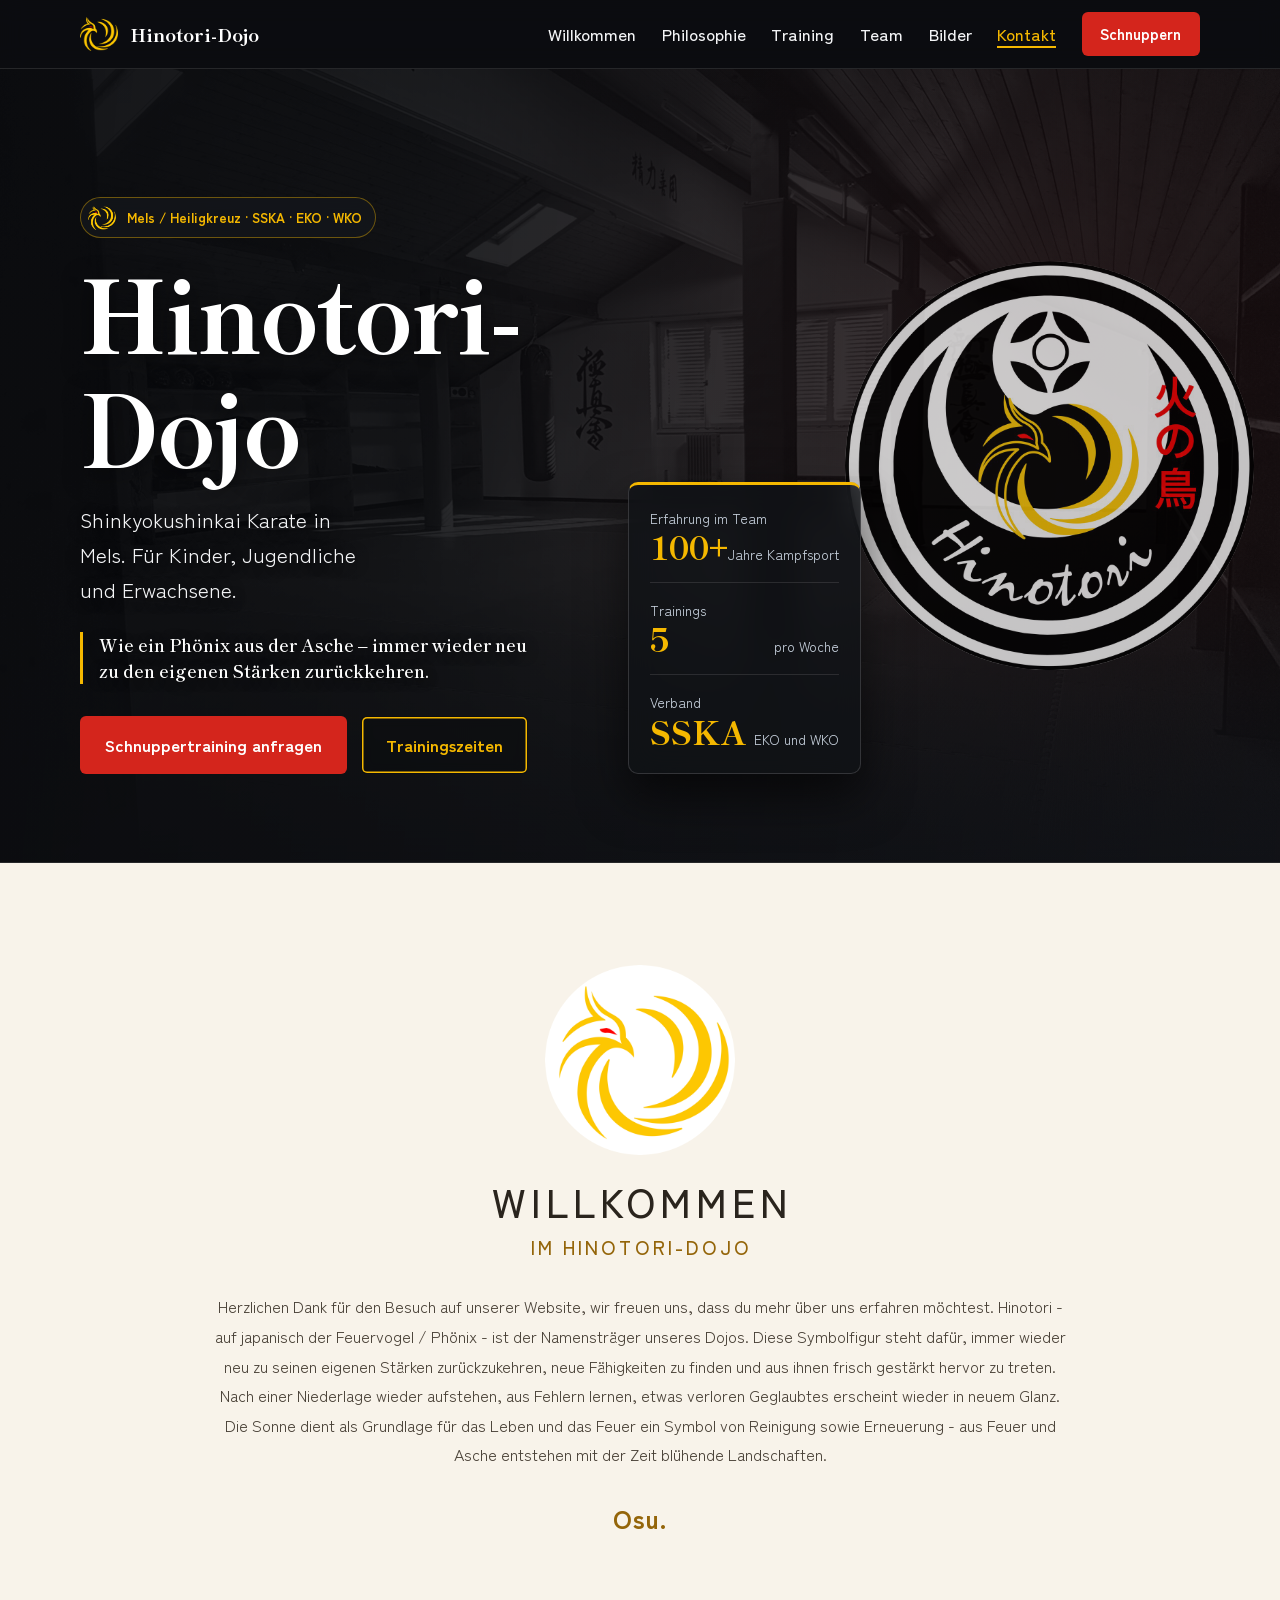
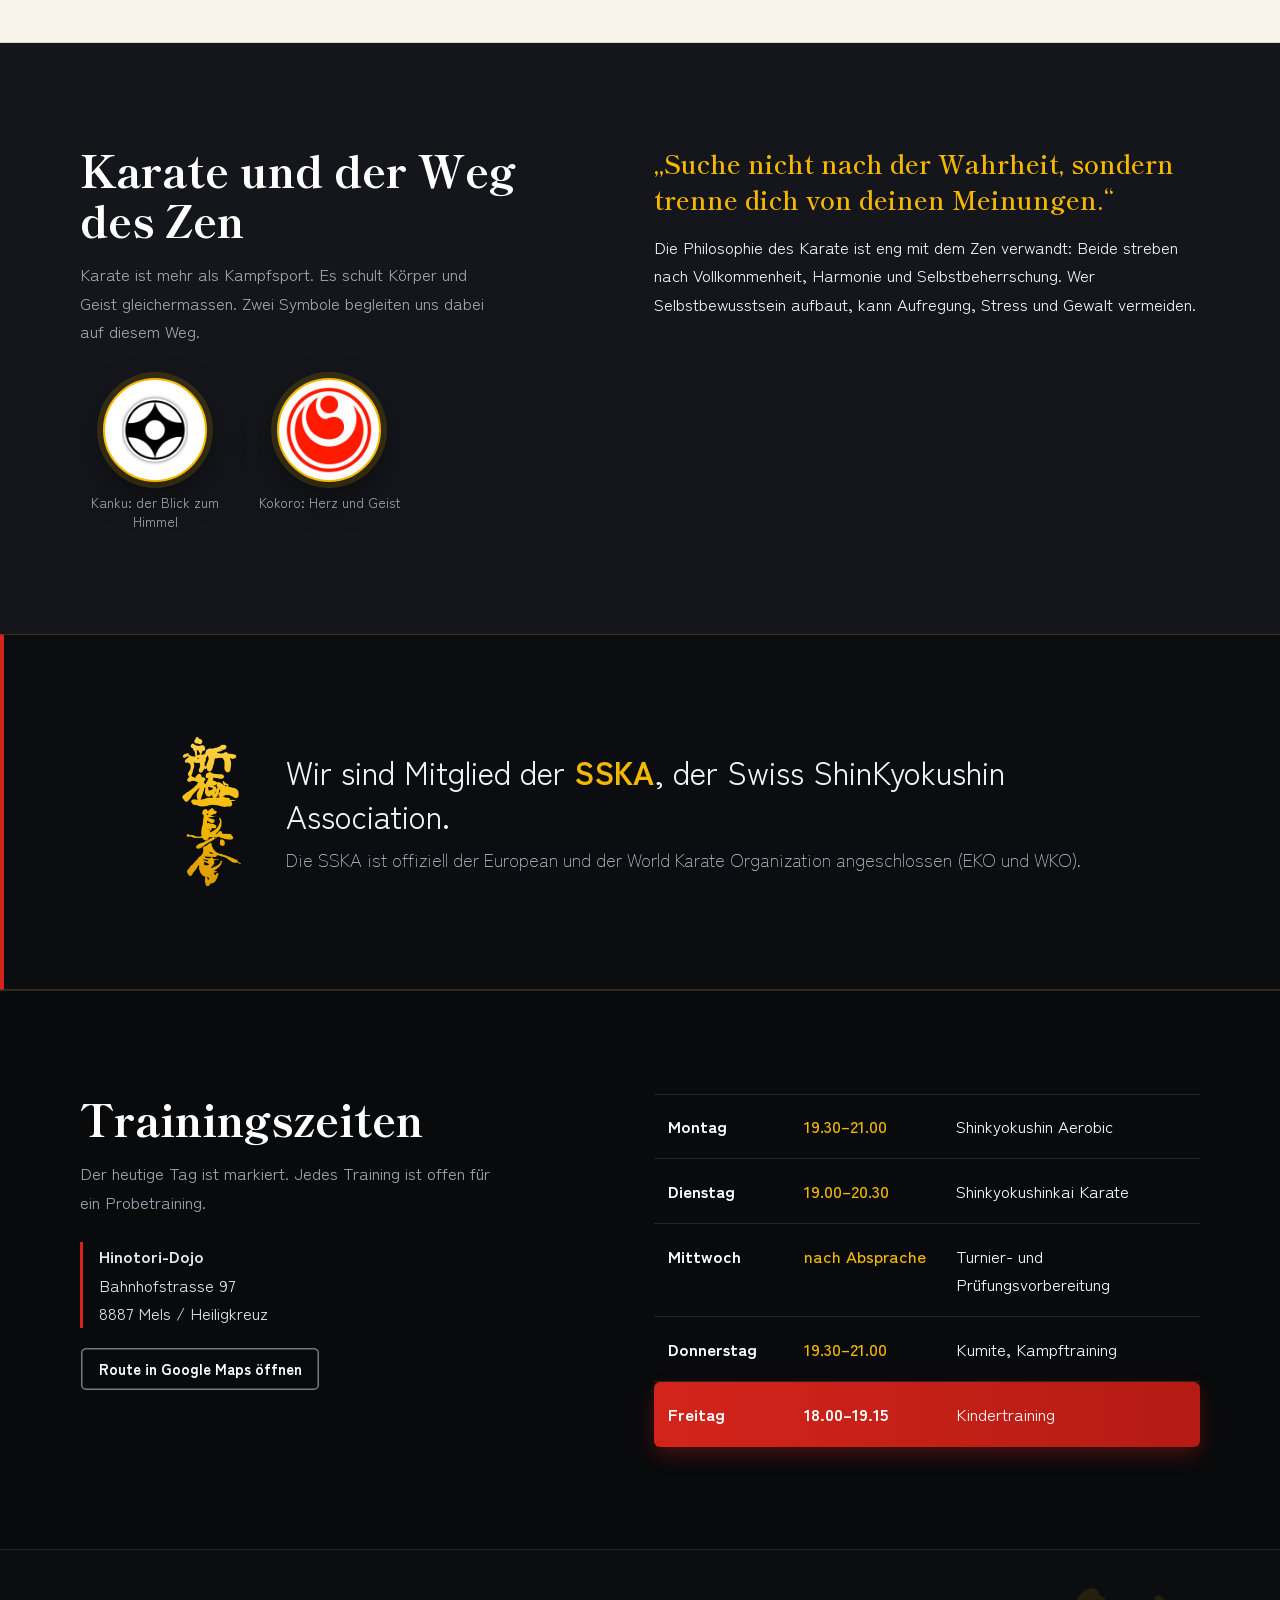
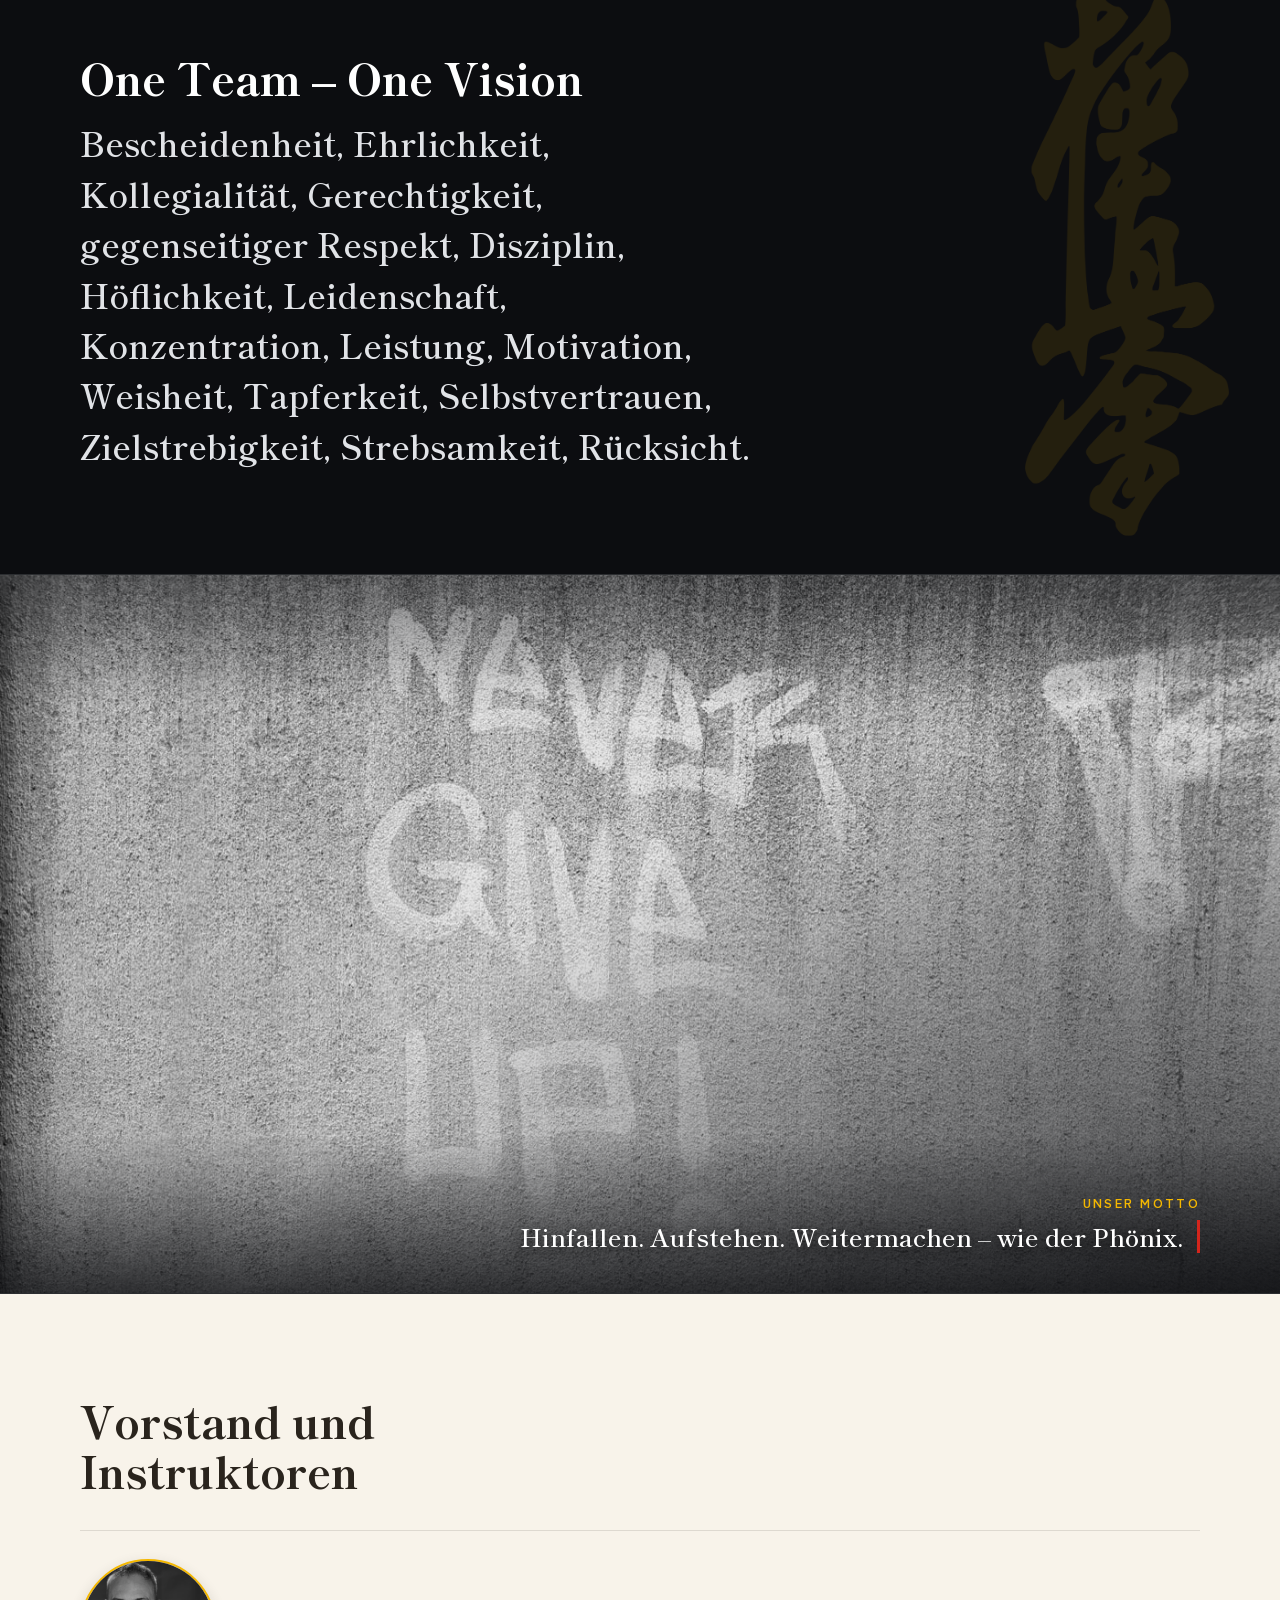
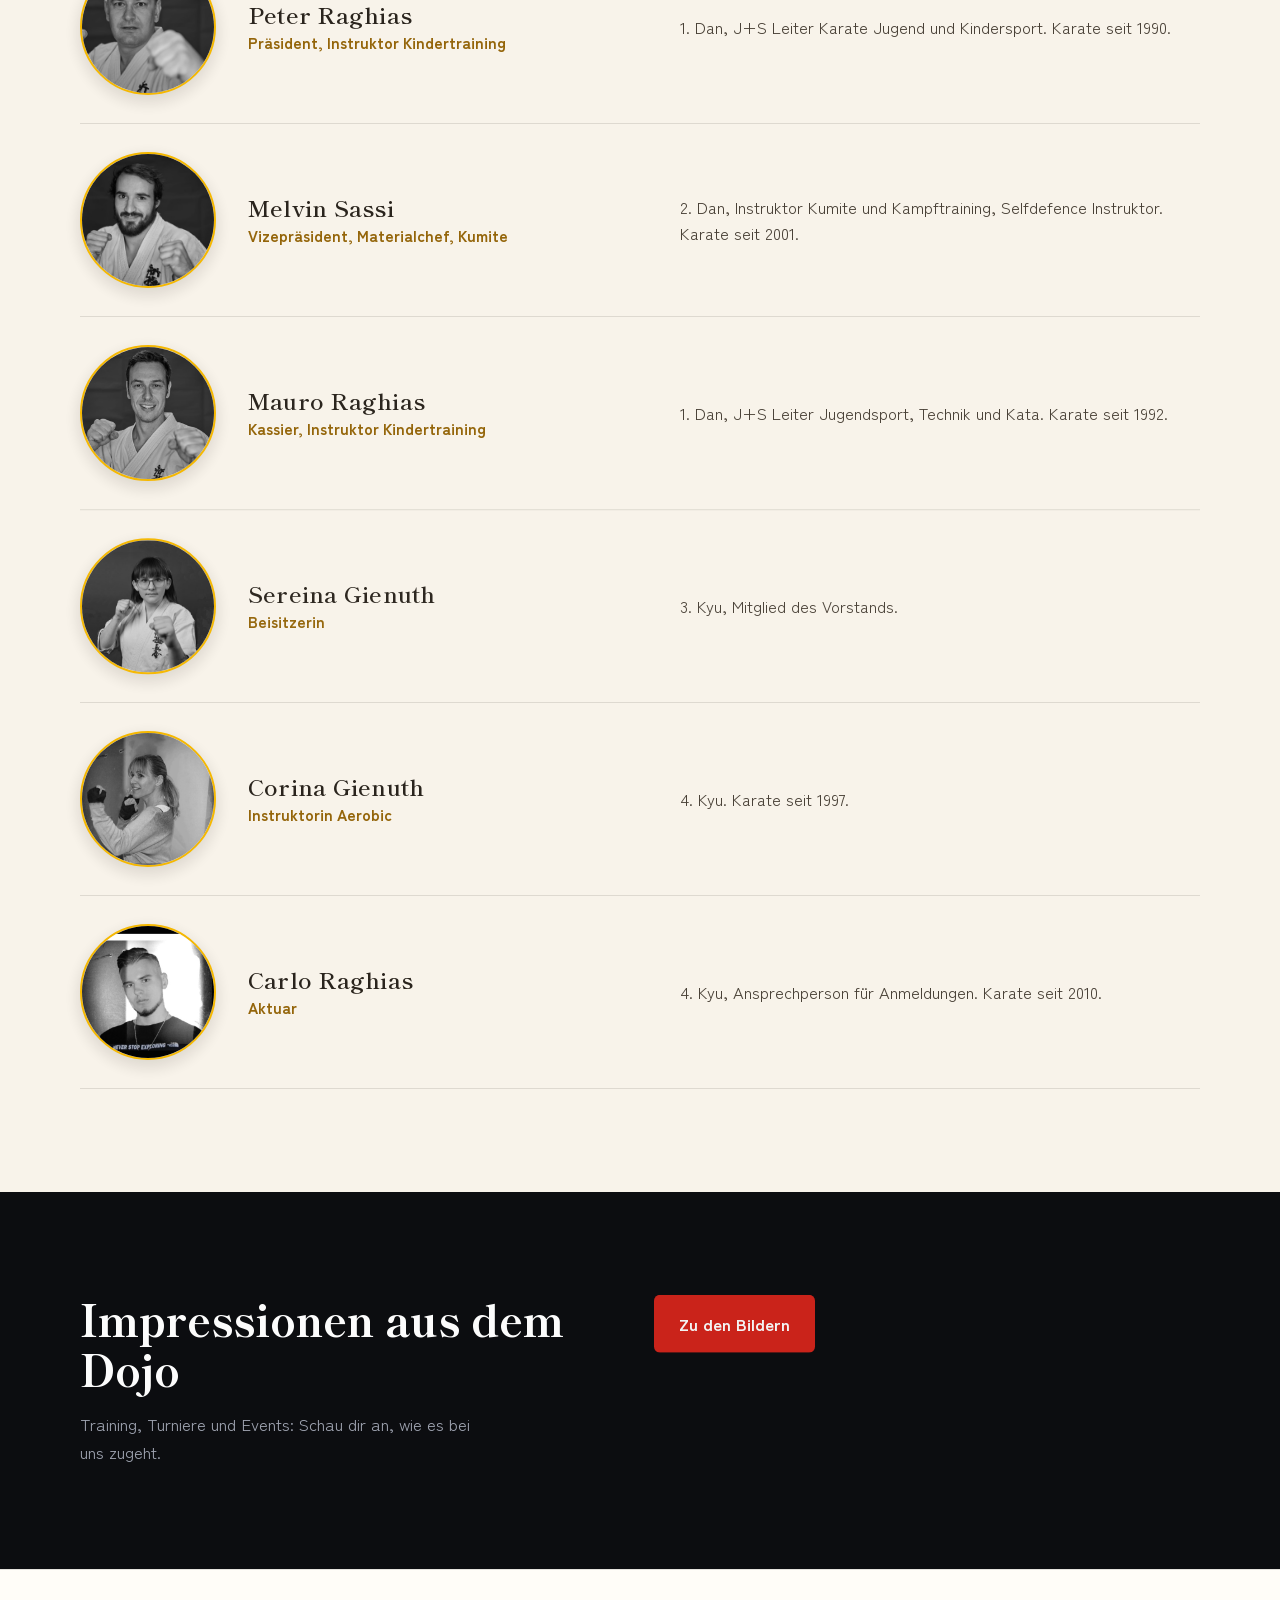
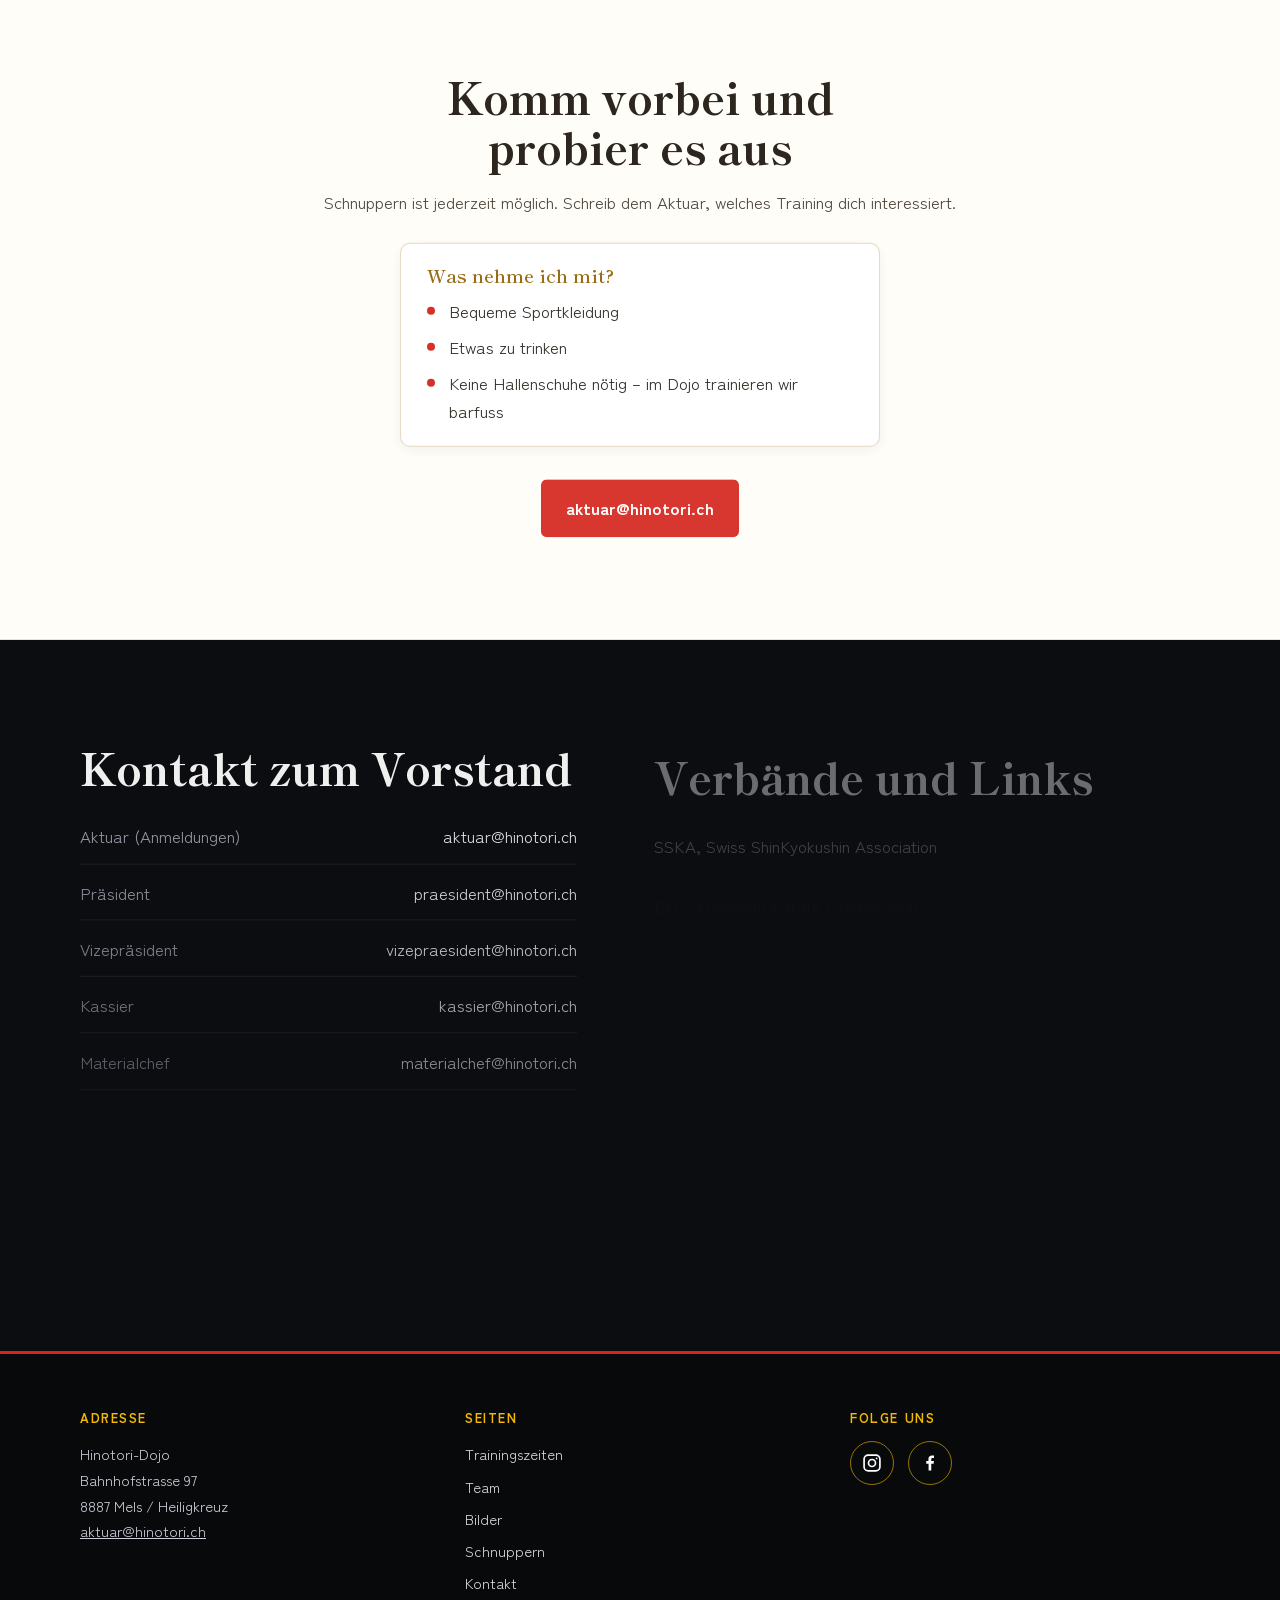
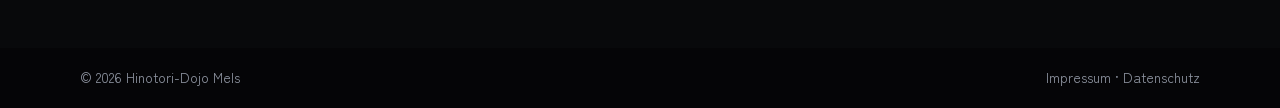
<file: index.html>
<!DOCTYPE html>
<html lang="de">
<head>
<meta charset="UTF-8">
<meta name="viewport" content="width=device-width, initial-scale=1">
<title>Hinotori-Dojo – Shinkyokushinkai Karate in Mels</title>
<meta name="description" content="Shinkyokushinkai Karate, Kumite, Aerobic und Kindertraining in Mels/Heiligkreuz. Schnuppertraining jederzeit möglich.">
<meta property="og:title" content="Hinotori-Dojo Mels">
<meta property="og:description" content="Karate für Kinder und Erwachsene – Schnuppertraining anfragen.">
<meta property="og:type" content="website">
<meta property="og:url" content="https://www.hinotori.ch/">
<meta property="og:image" content="https://www.hinotori.ch/images/design/og-hinotori.jpg">
<meta property="og:image:width" content="1200">
<meta property="og:image:height" content="630">
<meta property="og:image:alt" content="Instruktoren des Hinotori-Dojo im Dojo in Mels">
<meta property="og:locale" content="de_CH">
<meta name="twitter:card" content="summary_large_image">
<meta name="theme-color" content="#0c0d10">
<link rel="preconnect" href="https://fonts.googleapis.com">
<link rel="preconnect" href="https://fonts.gstatic.com" crossorigin>
<link rel="preload" as="style" href="https://fonts.googleapis.com/css2?family=Shippori+Mincho:wght@600;800&family=Zen+Kaku+Gothic+New:wght@400;500;700&display=swap">
<link href="https://fonts.googleapis.com/css2?family=Shippori+Mincho:wght@600;800&family=Zen+Kaku+Gothic+New:wght@400;500;700&display=swap" rel="stylesheet">
<link rel="preload" as="image" href="images/design/Dojo_schwarz-weiss.jpg">
<link rel="preload" as="image" href="images/design/hinotori-logo-hero.jpg">
<link rel="icon" type="image/png" href="images/design/hinotori_logo.png" fetchpriority="high">
<link rel="stylesheet" href="style.css?v=11">
<script>document.documentElement.classList.add('js')</script>
<script type="application/ld+json">
{"@context":"https://schema.org","@type":"SportsActivityLocation","name":"Hinotori-Dojo","description":"Shinkyokushinkai Karate Dojo","address":{"@type":"PostalAddress","streetAddress":"Bahnhofstrasse 97","postalCode":"8887","addressLocality":"Mels","addressCountry":"CH"},"email":"aktuar@hinotori.ch","url":"https://www.hinotori.ch/"}
</script>
</head>
<body>
<a class="skip" href="#main">Zum Inhalt springen</a>

<header class="site-header" id="top">
  <div class="wrap bar">
    <a href="index.html" class="brand">
      <img src="images/design/hinotori_logo.png" alt="Hinotori-Dojo Logo" class="brand-logo" loading="eager" fetchpriority="high">
      <span>Hinotori-Dojo</span>
    </a>
    <button class="menu-btn" aria-expanded="false" aria-controls="nav">Menü</button>
    <nav id="nav" class="nav">
      <a href="#willkommen">Willkommen</a>
      <a href="#philosophie">Philosophie</a>
      <a href="#training">Training</a>
      <a href="#team">Team</a>
      <a href="gallery.html">Bilder</a>
      <a href="#kontakt">Kontakt</a>
      <a href="#schnuppern" class="btn btn-sm">Schnuppern</a>
    </nav>
  </div>
</header>

<main id="main">
  <section class="hero">
    <div class="kanji" aria-hidden="true">火</div>
    <div class="wrap hero-grid">
      <div>
        <div class="hero-emblem">
          <img src="images/design/hinotori_logo.png" alt="" aria-hidden="true" loading="lazy" fetchpriority="low">
          <span>Mels / Heiligkreuz · SSKA · EKO · WKO</span>
        </div>
        <h1>Hinotori-Dojo</h1>
        <p class="lead">Shinkyokushinkai Karate in Mels. Für Kinder, Jugendliche und Erwachsene.</p>
        <blockquote>Wie ein Phönix aus der Asche – immer wieder neu zu den eigenen Stärken zurückkehren.</blockquote>
        <div class="actions">
          <a href="#schnuppern" class="btn">Schnuppertraining anfragen</a>
          <a href="#training" class="btn btn-ghost">Trainingszeiten</a>
        </div>
      </div>
      <dl class="facts">
        <div><dt>Erfahrung im Team</dt><dd data-count="100" data-suffix="+">100+</dd><span>Jahre Kampfsport</span></div>
        <div><dt>Trainings</dt><dd data-count="5">5</dd><span>pro Woche</span></div>
        <div><dt>Verband</dt><dd>SSKA</dd><span>EKO und WKO</span></div>
      </dl>
    </div>
  </section>

  <section id="willkommen" class="section welcome-banner light">
    <div class="wrap welcome-box">
      <img src="images/design/hinotori-logo-rund.png" alt="Hinotori, der goldene Phönix" class="welcome-phoenix" width="190" height="190">
      <h2 class="welcome-title">Willkommen</h2>
      <p class="welcome-sub">im Hinotori-Dojo</p>
      <p class="welcome-text">
        Herzlichen Dank für den Besuch auf unserer Website, wir freuen uns, dass du mehr über uns erfahren möchtest. Hinotori - auf japanisch der Feuervogel / Phönix - ist der Namensträger unseres Dojos. Diese Symbolfigur steht dafür, immer wieder neu zu seinen eigenen Stärken zurückzukehren, neue Fähigkeiten zu finden und aus ihnen frisch gestärkt hervor zu treten. Nach einer Niederlage wieder aufstehen, aus Fehlern lernen, etwas verloren Geglaubtes erscheint wieder in neuem Glanz. Die Sonne dient als Grundlage für das Leben und das Feuer ein Symbol von Reinigung sowie Erneuerung - aus Feuer und Asche entstehen mit der Zeit blühende Landschaften.
      </p>
      <p class="welcome-osu">Osu.</p>
    </div>
  </section>

  <section id="philosophie" class="section tint">
    <div class="wrap split">
      <div>
        <h2>Karate und der Weg des Zen</h2>
        <p class="muted">Karate ist mehr als Kampfsport. Es schult Körper und Geist gleichermassen. Zwei Symbole begleiten uns dabei auf diesem Weg.</p>
        <div class="emblem-row">
          <figure><a class="emblem-link" href="https://theabsoluteyin.com/kanku/" target="_blank" rel="noopener" title="Mehr zum Kanku (öffnet in neuem Tab)"><img src="images/design/kanku-symbol.jpg" alt="Kanku-Symbol – Artikel öffnen" class="emblem" loading="lazy"><figcaption>Kanku: der Blick zum Himmel</figcaption></a></figure>
          <figure><a class="emblem-link" href="https://www.wkobangladesh.net/kokoro-kanji/" target="_blank" rel="noopener" title="Mehr zum Kokoro (öffnet in neuem Tab)"><img src="images/design/kokoro-symbol.jpg" alt="Kokoro-Symbol – Artikel öffnen" class="emblem" loading="lazy"><figcaption>Kokoro: Herz und Geist</figcaption></a></figure>
        </div>
      </div>
      <div class="prose">
        <p class="pull">„Suche nicht nach der Wahrheit, sondern trenne dich von deinen Meinungen.“</p>
        <p>Die Philosophie des Karate ist eng mit dem Zen verwandt: Beide streben nach Vollkommenheit, Harmonie und Selbstbeherrschung. Wer Selbstbewusstsein aufbaut, kann Aufregung, Stress und Gewalt vermeiden.</p>
      </div>
    </div>
  </section>

  <section class="section affiliation-banner" aria-label="Verbandszugehörigkeit">
    <div class="wrap affiliation-box">
      <span class="kanji-mark" role="img" aria-label="Kanji Shinkyokushinkai"></span>
      <div class="affil-text">
      <p class="affiliation-lead">Wir sind Mitglied der <span>SSKA</span>, der Swiss ShinKyokushin Association.</p>
      <p class="affiliation-sub">Die SSKA ist offiziell der European und der World Karate Organization angeschlossen (EKO und WKO).</p>
      </div>
    </div>
  </section>

  <section id="training" class="section dark">
    <div class="wrap split">
      <div>
        <h2>Trainingszeiten</h2>
        <p class="muted">Der heutige Tag ist markiert. Jedes Training ist offen für ein Probetraining.</p>
        <address>
          <strong>Hinotori-Dojo</strong><br>Bahnhofstrasse 97<br>8887 Mels / Heiligkreuz
        </address>
        <a class="btn btn-ghost-light btn-sm" target="_blank" rel="noopener" href="https://www.google.com/maps/search/?api=1&query=Bahnhofstrasse+97,+8887+Mels">Route in Google Maps öffnen</a>
      </div>
      <ol class="week" id="week">
        <li data-day="1"><b>Montag</b><time>19.30–21.00</time><span>Shinkyokushin Aerobic</span></li>
        <li data-day="2"><b>Dienstag</b><time>19.00–20.30</time><span>Shinkyokushinkai Karate</span></li>
        <li data-day="3"><b>Mittwoch</b><time>nach Absprache</time><span>Turnier- und Prüfungsvorbereitung</span></li>
        <li data-day="4"><b>Donnerstag</b><time>19.30–21.00</time><span>Kumite, Kampftraining</span></li>
        <li data-day="5"><b>Freitag</b><time>18.00–19.15</time><span>Kindertraining</span></li>
      </ol>
    </div>
  </section>

  <section id="werte" class="section">
    <div class="werte-kanji" aria-hidden="true"></div>
    <div class="wrap">
      <h2>One Team – One Vision</h2>
      <p class="values">Bescheidenheit, Ehrlichkeit, Kollegialität, Gerechtigkeit, gegenseitiger Respekt, Disziplin, Höflichkeit, Leidenschaft, Konzentration, Leistung, Motivation, Weisheit, Tapferkeit, Selbstvertrauen, Zielstrebigkeit, Strebsamkeit, Rücksicht.</p>
    </div>
  </section>

  <section class="ngu" aria-label="Unser Motto: Never give up">
    <picture>
      <source media="(max-width:640px)" srcset="images/design/never-give-up-hoch.jpg">
      <img src="images/design/never-give-up-quer.jpg" alt="Graffiti «Never give up!» auf einer Betonwand" loading="lazy">
    </picture>
    <div class="wrap ngu-text">
      <p class="ngu-eyebrow">Unser Motto</p>
      <p class="ngu-line">Hinfallen. Aufstehen. Weitermachen – wie der Phönix.</p>
    </div>
  </section>

  <section id="team" class="section light">
    <div class="wrap">
      <h2>Vorstand und Instruktoren</h2>
      <ul class="team">
        <li>
          <img src="images/design/Peter-Raghias.jpg" alt="Peter Raghias" class="avatar" loading="lazy">
          <div><h3>Peter Raghias</h3><p>Präsident, Instruktor Kindertraining</p></div>
          <p>1. Dan, J+S Leiter Karate Jugend und Kindersport. Karate seit 1990.</p>
        </li>
        <li>
          <img src="images/design/Melvin-Sassi.jpg" alt="Melvin Sassi" class="avatar" loading="lazy">
          <div><h3>Melvin Sassi</h3><p>Vizepräsident, Materialchef, Kumite</p></div>
          <p>2. Dan, Instruktor Kumite und Kampftraining, Selfdefence Instruktor. Karate seit 2001.</p>
        </li>
        <li>
          <img src="images/design/Mauro-Raghias.jpg" alt="Mauro Raghias" class="avatar" loading="lazy">
          <div><h3>Mauro Raghias</h3><p>Kassier, Instruktor Kindertraining</p></div>
          <p>1. Dan, J+S Leiter Jugendsport, Technik und Kata. Karate seit 1992.</p>
        </li>
        <li>
          <img src="images/design/Sereina-Gienuth.jpg" alt="Sereina Gienuth" class="avatar" loading="lazy">
          <div><h3>Sereina Gienuth</h3><p>Beisitzerin</p></div>
          <p>3. Kyu, Mitglied des Vorstands.</p>
        </li>
        <li>
          <img src="images/design/Corina-Gienuth.jpg" alt="Corina Gienuth" class="avatar" loading="lazy">
          <div><h3>Corina Gienuth</h3><p>Instruktorin Aerobic</p></div>
          <p>4. Kyu. Karate seit 1997.</p>
        </li>
        <li>
          <img src="images/design/Carlo-Raghias.jpg" alt="Carlo Raghias" class="avatar" loading="lazy">
          <div><h3>Carlo Raghias</h3><p>Aktuar</p></div>
          <p>4. Kyu, Ansprechperson für Anmeldungen. Karate seit 2010.</p>
        </li>
      </ul>
    </div>
  </section>

  <section id="bilder" class="section">
    <div class="wrap split">
      <div>
        <h2>Impressionen aus dem Dojo</h2>
        <p class="muted">Training, Turniere und Events: Schau dir an, wie es bei uns zugeht.</p>
      </div>
      <div><a class="btn" href="gallery.html">Zu den Bildern</a></div>
    </div>
  </section>

  <section id="schnuppern" class="section cta light">
    <div class="wrap">
      <h2>Komm vorbei und probier es aus</h2>
      <p>Schnuppern ist jederzeit möglich. Schreib dem Aktuar, welches Training dich interessiert.</p>
      <div class="bring">
        <h3>Was nehme ich mit?</h3>
        <ul>
          <li>Bequeme Sportkleidung</li>
          <li>Etwas zu trinken</li>
          <li>Keine Hallenschuhe nötig – im Dojo trainieren wir barfuss</li>
        </ul>
      </div>
      <a class="btn" href="mailto:aktuar@hinotori.ch?subject=Anmeldung%20Schnuppertraining">aktuar@hinotori.ch</a>
    </div>
  </section>

  <section id="kontakt" class="section">
    <div class="wrap split">
      <div>
        <h2>Kontakt zum Vorstand</h2>
        <ul class="rows">
          <li><span>Aktuar (Anmeldungen)</span><a href="mailto:aktuar@hinotori.ch">aktuar@hinotori.ch</a></li>
          <li><span>Präsident</span><a href="mailto:praesident@hinotori.ch">praesident@hinotori.ch</a></li>
          <li><span>Vizepräsident</span><a href="mailto:vizepraesident@hinotori.ch">vizepraesident@hinotori.ch</a></li>
          <li><span>Kassier</span><a href="mailto:kassier@hinotori.ch">kassier@hinotori.ch</a></li>
          <li><span>Materialchef</span><a href="mailto:materialchef@hinotori.ch">materialchef@hinotori.ch</a></li>
        </ul>
              </div>
      <div>
        <h2>Verbände und Links</h2>
        <ul class="rows">
          <li><a target="_blank" rel="noopener" href="https://www.shinkyokushin.ch">SSKA, Swiss ShinKyokushin Association</a></li>
          <li><a target="_blank" rel="noopener" href="https://www.european-kyokushin.org">EKO, European Karate Organization</a></li>
          <li><a target="_blank" rel="noopener" href="https://www.wko.or.jp">WKO, World Karate Organization</a></li>
          <li><a target="_blank" rel="noopener" href="https://www.ikka.ch">IKKA</a></li>
          <li><a target="_blank" rel="noopener" href="https://www.polimeno-karate.ch/">Polimeno Karate</a></li>
          <li><a target="_blank" rel="noopener" href="https://www.spirit-karate.ch">Spirit Karate</a></li>
          <li><a target="_blank" rel="noopener" href="https://www.zendoryu.ch">Zendoryu</a></li>
          <li><a target="_blank" rel="noopener" href="https://www.sportportal.info">Sportportal.info</a></li>
        </ul>
      </div>
    </div>
  </section>
</main>

<footer class="site-footer">
  <div class="wrap footer-cols">
    <div class="footer-col">
      <h3>Adresse</h3>
      <p class="footer-address">
        Hinotori-Dojo<br>
        Bahnhofstrasse 97<br>
        8887 Mels / Heiligkreuz<br>
        <a href="mailto:aktuar@hinotori.ch">aktuar@hinotori.ch</a>
      </p>
    </div>

    <div class="footer-col">
      <h3>Seiten</h3>
      <ul class="footer-nav">
        <li><a href="#training">Trainingszeiten</a></li>
        <li><a href="#team">Team</a></li>
        <li><a href="gallery.html">Bilder</a></li>
        <li><a href="#schnuppern">Schnuppern</a></li>
        <li><a href="#kontakt">Kontakt</a></li>
      </ul>
    </div>

    <div class="footer-col">
      <h3>Folge uns</h3>
      <div class="social-links">
        <a href="https://www.instagram.com/hinotori_dojo/" target="_blank" rel="noopener" aria-label="Instagram Hinotori Dojo" class="social-btn">
          <svg viewBox="0 0 24 24" width="20" height="20" fill="none" stroke="currentColor" stroke-width="2" aria-hidden="true">
            <rect x="2.5" y="2.5" width="19" height="19" rx="5"></rect>
            <circle cx="12" cy="12" r="4.2"></circle>
            <circle cx="17.5" cy="6.5" r="1.1" fill="currentColor" stroke="none"></circle>
          </svg>
        </a>
        <a href="https://m.facebook.com/HinotoriDojoMels/" target="_blank" rel="noopener" aria-label="Facebook Hinotori Dojo Mels" class="social-btn">
          <svg viewBox="0 0 24 24" width="20" height="20" fill="currentColor" aria-hidden="true">
            <path d="M13.5 21v-8.2h2.8l.4-3.2h-3.2V7.5c0-.9.3-1.6 1.6-1.6h1.7V3c-.3 0-1.3-.1-2.5-.1-2.5 0-4.2 1.5-4.2 4.3v2.4H7.5v3.2h2.8V21h3.2z"></path>
          </svg>
        </a>
      </div>
    </div>
  </div>

  <div class="footer-bottom">
    <div class="wrap foot">
      <span>© <span id="yr">2026</span> Hinotori-Dojo Mels</span>
      <span><a href="impressum.html">Impressum</a> · <a href="impressum.html#datenschutz">Datenschutz</a></span>
    </div>
  </div>
</footer>
<script src="vendor/gsap.min.js" defer></script>
<script src="vendor/ScrollTrigger.min.js" defer></script>
<script src="script.js?v=7" defer></script>
</body>
</html>
</file>
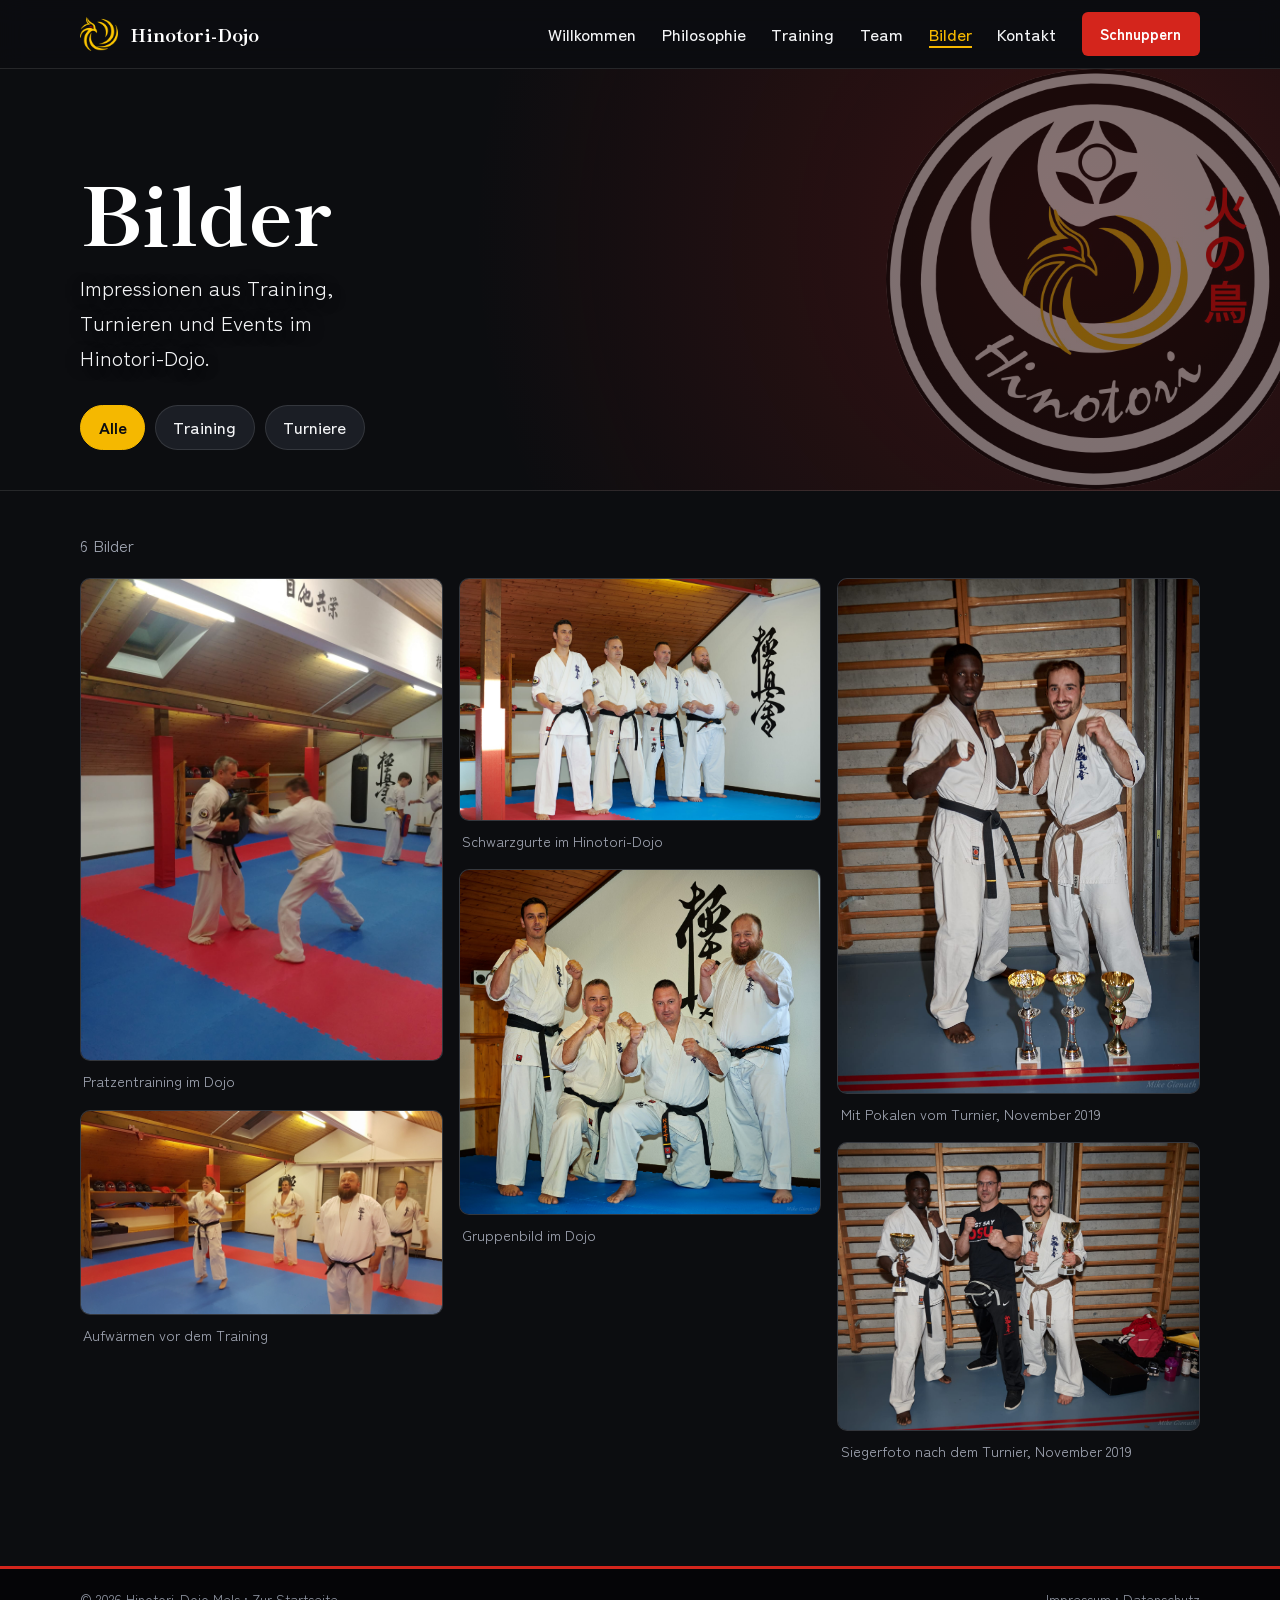
<file: gallery.html>
<!DOCTYPE html>
<html lang="de">
<head>
<meta charset="UTF-8">
<meta name="viewport" content="width=device-width, initial-scale=1">
<title>Bilder – Hinotori-Dojo Mels</title>
<meta name="description" content="Impressionen aus dem Hinotori-Dojo: Trainings, Events, Turniere und Kindertraining in Mels.">
<meta property="og:title" content="Bilder – Hinotori-Dojo Mels">
<meta property="og:description" content="Impressionen aus Training, Turnieren und Events im Hinotori-Dojo.">
<meta property="og:type" content="website">
<meta property="og:url" content="https://www.hinotori.ch/gallery.html">
<meta property="og:image" content="https://www.hinotori.ch/images/design/og-hinotori.jpg">
<meta property="og:image:width" content="1200">
<meta property="og:image:height" content="630">
<meta property="og:locale" content="de_CH">
<meta name="twitter:card" content="summary_large_image">
<meta name="theme-color" content="#0c0d10">
<link rel="preconnect" href="https://fonts.googleapis.com">
<link rel="preconnect" href="https://fonts.gstatic.com" crossorigin>
<link href="https://fonts.googleapis.com/css2?family=Shippori+Mincho:wght@600;800&family=Zen+Kaku+Gothic+New:wght@400;500;700&display=swap" rel="stylesheet">
<link rel="icon" type="image/png" href="images/design/hinotori_logo.png">
<link rel="stylesheet" href="style.css?v=10">
</head>
<body>
<a class="skip" href="#main">Zum Inhalt springen</a>
<header class="site-header" id="top">
  <div class="wrap bar">
    <a href="index.html" class="brand">
      <img src="images/design/hinotori_logo.png" alt="Hinotori-Dojo Logo" class="brand-logo"><span>Hinotori-Dojo</span>
    </a>
    <button class="menu-btn" aria-expanded="false" aria-controls="nav">Menü</button>
    <nav id="nav" class="nav">
      <a href="index.html#willkommen">Willkommen</a>
      <a href="index.html#philosophie">Philosophie</a>
      <a href="index.html#training">Training</a>
      <a href="index.html#team">Team</a>
      <a href="gallery.html" class="active" aria-current="page">Bilder</a>
      <a href="index.html#kontakt">Kontakt</a>
      <a href="index.html#schnuppern" class="btn btn-sm">Schnuppern</a>
    </nav>
  </div>
</header>

<main id="main">
  <section class="page-head">
    <div class="kanji" aria-hidden="true">火</div>
    <div class="wrap">
      <h1>Bilder</h1>
      <p class="lead">Impressionen aus Training, Turnieren und Events im Hinotori-Dojo.</p>
      <div class="filters" id="filters" role="group" aria-label="Bilder filtern"></div>
    </div>
  </section>

  <section class="section gallery-section">
    <div class="wrap">
      <p class="count" id="count" aria-live="polite"></p>
      <div class="gallery" id="gallery"></div>
      <p class="empty" id="empty" hidden>Hier erscheinen bald neue Bilder. Schau bald wieder vorbei.</p>
    </div>
  </section>
</main>

<dialog id="lb" class="lightbox" aria-label="Bildansicht">
  <button class="lb-btn lb-close" aria-label="Schliessen">✕</button>
  <button class="lb-btn lb-prev" aria-label="Vorheriges Bild">‹</button>
  <figure>
    <img id="lb-img" alt="">
    <figcaption><span id="lb-cap"></span><span id="lb-num"></span></figcaption>
  </figure>
  <button class="lb-btn lb-next" aria-label="Nächstes Bild">›</button>
</dialog>

<footer class="site-footer">
  <div class="footer-bottom">
    <div class="wrap foot">
      <span>© <span id="yr">2026</span> Hinotori-Dojo Mels · <a href="index.html">Zur Startseite</a></span>
      <span><a href="impressum.html">Impressum</a> · <a href="impressum.html#datenschutz">Datenschutz</a></span>
    </div>
  </div>
</footer>
<script src="script.js?v=7" defer></script>
<script src="gallery.js?v=2" defer></script>
</body>
</html>
</file>
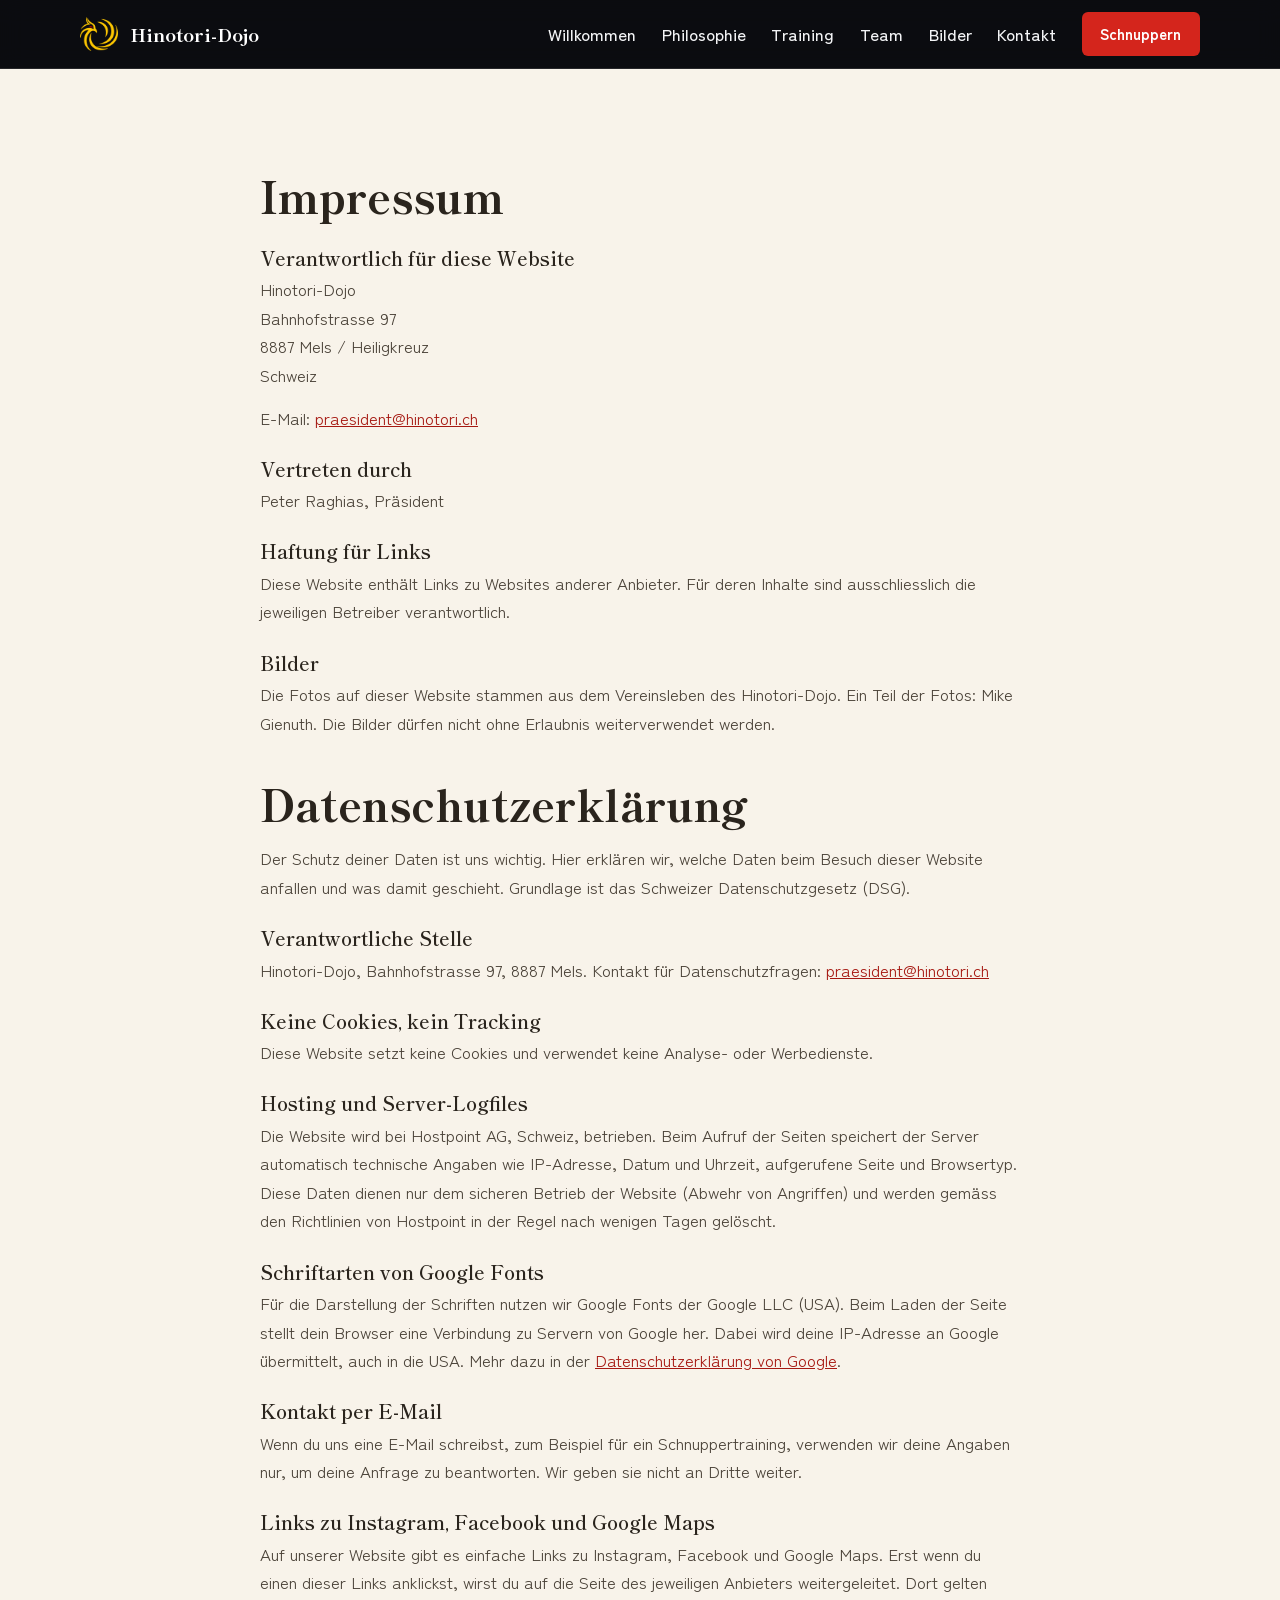
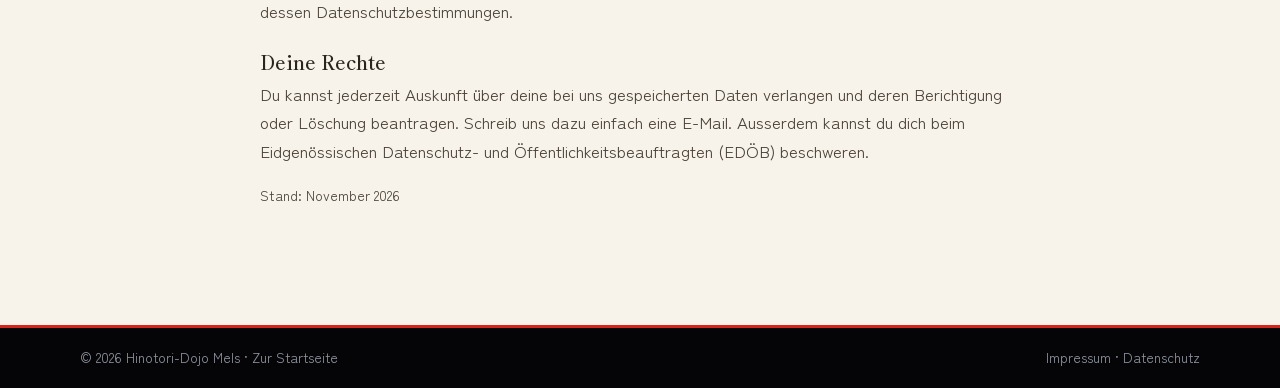
<file: impressum.html>
<!DOCTYPE html>
<html lang="de">
<head>
<meta charset="UTF-8">
<meta name="viewport" content="width=device-width, initial-scale=1">
<title>Impressum und Datenschutz – Hinotori-Dojo Mels</title>
<meta name="description" content="Impressum und Datenschutzerklärung des Hinotori-Dojo in Mels.">
<meta name="robots" content="noindex">
<meta name="theme-color" content="#0c0d10">
<link rel="preconnect" href="https://fonts.googleapis.com">
<link rel="preconnect" href="https://fonts.gstatic.com" crossorigin>
<link href="https://fonts.googleapis.com/css2?family=Shippori+Mincho:wght@600;800&family=Zen+Kaku+Gothic+New:wght@400;500;700&display=swap" rel="stylesheet">
<link rel="icon" type="image/png" href="images/design/hinotori_logo.png">
<link rel="stylesheet" href="style.css?v=10">
</head>
<body>
<a class="skip" href="#main">Zum Inhalt springen</a>
<header class="site-header" id="top">
  <div class="wrap bar">
    <a href="index.html" class="brand">
      <img src="images/design/hinotori_logo.png" alt="Hinotori-Dojo Logo" class="brand-logo"><span>Hinotori-Dojo</span>
    </a>
    <button class="menu-btn" aria-expanded="false" aria-controls="nav">Menü</button>
    <nav id="nav" class="nav">
      <a href="index.html#willkommen">Willkommen</a>
      <a href="index.html#philosophie">Philosophie</a>
      <a href="index.html#training">Training</a>
      <a href="index.html#team">Team</a>
      <a href="gallery.html">Bilder</a>
      <a href="index.html#kontakt">Kontakt</a>
      <a href="index.html#schnuppern" class="btn btn-sm">Schnuppern</a>
    </nav>
  </div>
</header>

<main id="main" class="section light legal">
  <div class="wrap">
    <h2 id="impressum">Impressum</h2>
    <h3>Verantwortlich für diese Website</h3>
    <p>
      Hinotori-Dojo<br>
      Bahnhofstrasse 97<br>
      8887 Mels / Heiligkreuz<br>
      Schweiz
    </p>
    <p>E-Mail: <a href="mailto:praesident@hinotori.ch">praesident@hinotori.ch</a></p>

    <h3>Vertreten durch</h3>
    <p>Peter Raghias, Präsident</p>

    <h3>Haftung für Links</h3>
    <p>Diese Website enthält Links zu Websites anderer Anbieter. Für deren Inhalte sind ausschliesslich die jeweiligen Betreiber verantwortlich.</p>

    <h3>Bilder</h3>
    <p>Die Fotos auf dieser Website stammen aus dem Vereinsleben des Hinotori-Dojo. Ein Teil der Fotos: Mike Gienuth. Die Bilder dürfen nicht ohne Erlaubnis weiterverwendet werden.</p>

    <h2 id="datenschutz">Datenschutzerklärung</h2>
    <p>Der Schutz deiner Daten ist uns wichtig. Hier erklären wir, welche Daten beim Besuch dieser Website anfallen und was damit geschieht. Grundlage ist das Schweizer Datenschutzgesetz (DSG).</p>

    <h3>Verantwortliche Stelle</h3>
    <p>Hinotori-Dojo, Bahnhofstrasse 97, 8887 Mels. Kontakt für Datenschutzfragen: <a href="mailto:praesident@hinotori.ch">praesident@hinotori.ch</a></p>

    <h3>Keine Cookies, kein Tracking</h3>
    <p>Diese Website setzt keine Cookies und verwendet keine Analyse- oder Werbedienste.</p>

    <h3>Hosting und Server-Logfiles</h3>
    <p>Die Website wird bei Hostpoint AG, Schweiz, betrieben. Beim Aufruf der Seiten speichert der Server automatisch technische Angaben wie IP-Adresse, Datum und Uhrzeit, aufgerufene Seite und Browsertyp. Diese Daten dienen nur dem sicheren Betrieb der Website (Abwehr von Angriffen) und werden gemäss den Richtlinien von Hostpoint in der Regel nach wenigen Tagen gelöscht.</p>

    <h3>Schriftarten von Google Fonts</h3>
    <p>Für die Darstellung der Schriften nutzen wir Google Fonts der Google LLC (USA). Beim Laden der Seite stellt dein Browser eine Verbindung zu Servern von Google her. Dabei wird deine IP-Adresse an Google übermittelt, auch in die USA. Mehr dazu in der <a href="https://policies.google.com/privacy?hl=de" target="_blank" rel="noopener">Datenschutzerklärung von Google</a>.</p>

    <h3>Kontakt per E-Mail</h3>
    <p>Wenn du uns eine E-Mail schreibst, zum Beispiel für ein Schnuppertraining, verwenden wir deine Angaben nur, um deine Anfrage zu beantworten. Wir geben sie nicht an Dritte weiter.</p>

    <h3>Links zu Instagram, Facebook und Google Maps</h3>
    <p>Auf unserer Website gibt es einfache Links zu Instagram, Facebook und Google Maps. Erst wenn du einen dieser Links anklickst, wirst du auf die Seite des jeweiligen Anbieters weitergeleitet. Dort gelten dessen Datenschutzbestimmungen.</p>

    <h3>Deine Rechte</h3>
    <p>Du kannst jederzeit Auskunft über deine bei uns gespeicherten Daten verlangen und deren Berichtigung oder Löschung beantragen. Schreib uns dazu einfach eine E-Mail. Ausserdem kannst du dich beim Eidgenössischen Datenschutz- und Öffentlichkeitsbeauftragten (EDÖB) beschweren.</p>

    <p><small>Stand: November 2026</small></p>
  </div>
</main>

<footer class="site-footer">
  <div class="footer-bottom">
    <div class="wrap foot">
      <span>© <span id="yr">2026</span> Hinotori-Dojo Mels · <a href="index.html">Zur Startseite</a></span>
      <span><a href="impressum.html">Impressum</a> · <a href="impressum.html#datenschutz">Datenschutz</a></span>
    </div>
  </div>
</footer>
<script src="script.js?v=7" defer></script>
</body>
</html>
</file>
<file: style.css>
:root{
  --bg:#0c0d10;
  --surface:#14161b;
  --surface-alt:#1b1e25;
  --text:#f3f4f6;
  --muted:#a1a6b3;
  --red:#d4251c;
  --red-d:#a61912;
  --gold:#f5b800;
  --gold-soft:rgba(245,184,0,.15);
  --line:rgba(255,255,255,.11);
  --paper:#f8f3ea;
  --paper-alt:#fffdf8;
  --ink:#2a241d;
  --ink-muted:#6b6155;
  --gold-ink:#94650a;
  --serif:"Shippori Mincho","Hiragino Mincho ProN","Yu Mincho",Georgia,serif;
  --sans:"Zen Kaku Gothic New","Hiragino Sans","Segoe UI",system-ui,sans-serif;
}
*{box-sizing:border-box;margin:0;padding:0}
html{scroll-behavior:smooth;scroll-padding-top:76px}
body{font:400 1.05rem/1.7 var(--sans);background:var(--bg);color:var(--text);-webkit-font-smoothing:antialiased}
.wrap{width:min(1120px,90%);margin-inline:auto}
a{color:var(--gold);transition:color .2s}
a:hover{color:#ffd24c}
:focus-visible{outline:3px solid var(--gold);outline-offset:3px}
.skip{position:absolute;left:-999px;top:0;background:var(--red);color:#fff;padding:.6rem 1rem;z-index:200}
.skip:focus{left:0}
h1,h2,h3{font-family:var(--serif);line-height:1.15;font-weight:800;color:#fff}
h2{font-size:clamp(1.8rem,3.6vw,2.7rem);margin-bottom:1rem;max-width:18ch}
h3{font-size:1.2rem;font-weight:600}
.muted{color:var(--muted);max-width:46ch}

/* Header */
.site-header{position:sticky;top:0;z-index:100;background:rgba(12,13,16,.88);backdrop-filter:blur(12px);border-bottom:1px solid var(--line);transition:border-color .25s}
.site-header.scrolled{border-color:rgba(245,184,0,.35)}
.bar{display:flex;align-items:center;justify-content:space-between;min-height:68px;gap:1rem}
.brand{display:flex;align-items:center;gap:.75rem;font:800 1.15rem var(--serif);color:#fff;text-decoration:none}
.brand-logo{width:38px;height:38px;object-fit:contain;display:block;border-radius:6px}
.nav{display:flex;align-items:center;gap:1.6rem}
.nav a:not(.btn){color:var(--text);text-decoration:none;font-weight:500;background:linear-gradient(var(--gold),var(--gold)) 0 100%/0 2px no-repeat;transition:background-size .25s,color .2s}
.nav a:not(.btn):hover{color:var(--gold);background-size:100% 2px}
.menu-btn{display:none;font:inherit;font-weight:700;background:var(--surface-alt);border:1.5px solid var(--gold);border-radius:8px;padding:.35rem .9rem;cursor:pointer;color:#fff}

/* Buttons */
.btn{display:inline-block;background:var(--red);color:#fff;text-decoration:none;font-weight:700;padding:.85rem 1.5rem;border-radius:6px;border:1px solid transparent;transition:background .2s,color .2s}
.btn:hover{background:var(--red-d);color:#fff}
.btn-sm{padding:.5rem 1.1rem;font-size:.95rem}
.btn-ghost{background:rgba(12,13,16,.55);backdrop-filter:blur(6px);color:var(--gold);box-shadow:inset 0 0 0 1.5px var(--gold)}
.btn-ghost:hover{background:var(--gold);color:#0c0d10;box-shadow:none}
.btn-ghost-light{background:transparent;color:#fff;box-shadow:inset 0 0 0 1.5px rgba(255,255,255,.45)}
.btn-ghost-light:hover{background:var(--gold);color:#0c0d10;box-shadow:none}

/* Hero mit Dojo-Foto im Hintergrund */
.hero{position:relative;overflow:hidden;padding:clamp(4.5rem,10vw,8.5rem) 0 clamp(3.5rem,7vw,5.5rem);background-color:var(--bg);border-bottom:1px solid var(--line);isolation:isolate}
.hero::before{
  content:"";
  position:absolute;
  inset:0;
  z-index:-2;
  background:url("images/design/Dojo_schwarz-weiss.jpg") 55% 42%/cover no-repeat;
  filter:contrast(1.08) brightness(.68);
}
.hero::after{
  content:"";
  position:absolute;
  inset:0;
  z-index:-1;
  background:
    linear-gradient(95deg, rgba(10,11,14,.92) 0%, rgba(12,13,16,.74) 48%, rgba(12,13,16,.52) 100%),
    linear-gradient(180deg, rgba(12,13,16,.35) 0%, rgba(12,13,16,.2) 65%, #16181e 100%),
    radial-gradient(circle at 82% 30%, rgba(212,37,28,.22), transparent 55%);
}

.kanji{position:absolute;right:-2%;top:50%;transform:translateY(-50%);width:min(58vw,580px);aspect-ratio:1;border-radius:50%;font-size:0;color:transparent;overflow:hidden;pointer-events:none}
.kanji::before{content:"";position:absolute;inset:0;border-radius:50%;background:url("images/design/hinotori-logo-hero.jpg") center/contain no-repeat;opacity:.55}
.hero-grid{position:relative;display:grid;gap:3.5rem;grid-template-columns:1.2fr 1fr;align-items:end}
.hero-emblem{display:inline-flex;align-items:center;gap:.65rem;margin-bottom:1rem;padding:.35rem .85rem .35rem .45rem;background:rgba(20,22,27,.82);backdrop-filter:blur(8px);border:1px solid rgba(245,184,0,.4);border-radius:999px;font-size:.85rem;font-weight:700;color:var(--gold)}
.hero-emblem img{width:28px;height:28px;object-fit:contain;border-radius:50%}
.hero h1{font-size:clamp(3rem,8vw,6.2rem);letter-spacing:-.02em;margin-bottom:1.2rem;text-shadow:0 6px 26px rgba(0,0,0,.55)}
.lead{font-size:1.3rem;max-width:30ch;margin-bottom:1.5rem;color:#f3f4f6;text-shadow:0 2px 14px rgba(0,0,0,.65)}
blockquote{font:600 1.1rem/1.5 var(--serif);border-left:3px solid var(--gold);padding-left:1rem;max-width:42ch;margin-bottom:2rem;color:#fff;text-shadow:0 2px 12px rgba(0,0,0,.6)}
.actions{display:flex;flex-wrap:wrap;gap:.9rem}
.facts{display:grid;gap:0;background:rgba(16,18,23,.78);backdrop-filter:blur(14px);border:1px solid rgba(255,255,255,.15);border-top:3px solid var(--gold);color:#fff;border-radius:10px;padding:.5rem 1.6rem;max-width:340px;justify-self:end;box-shadow:0 22px 48px rgba(0,0,0,.6)}
.facts div{display:grid;grid-template-columns:1fr auto;align-items:baseline;padding:1rem 0;border-bottom:1px solid var(--line)}
.facts div:last-child{border:0}
.facts dt{grid-column:1/-1;font-size:.85rem;color:#cbd5e1}
.facts dd{font:800 2.4rem/1 var(--serif);color:var(--gold)}
.facts span{font-size:.9rem;color:#cbd5e1}

/* Willkommen-Schreiben unter der Titelfolie */
.welcome-banner{background:linear-gradient(180deg, #16181e 0%, #111318 100%);border-bottom:1px solid var(--line);padding:clamp(3.5rem,7vw,5.5rem) 0}
.welcome-box{max-width:860px;margin-inline:auto;text-align:center}
.welcome-title{max-width:none;margin-bottom:.45rem;font-family:var(--sans);font-weight:500;letter-spacing:.12em;text-transform:uppercase;font-size:clamp(1.6rem,3.4vw,2.5rem);color:#fff}
.welcome-sub{font-family:var(--sans);font-size:clamp(.95rem,1.6vw,1.2rem);font-weight:500;letter-spacing:.16em;text-transform:uppercase;color:var(--gold);margin-bottom:1.8rem}
.welcome-text{color:#d1d5db;font-size:clamp(.98rem,1.25vw,1.1rem);line-height:1.85;margin-bottom:1.6rem}
.welcome-osu{color:var(--gold);font-size:clamp(1.25rem,2vw,1.6rem);font-weight:600;letter-spacing:.04em}

/* Verbands-Werbebanner während dem Scrollen */
.affiliation-banner{background:linear-gradient(90deg, #101216 0%, #191718 50%, #101216 100%);border-block:1px solid rgba(245,184,0,.22);border-left:4px solid var(--red);padding:clamp(2.4rem,5vw,3.6rem) 0}
.affiliation-box{max-width:920px;margin-inline:auto;text-align:center}
.affiliation-lead{font-family:var(--sans);font-size:clamp(1.25rem,2.5vw,2.05rem);font-weight:400;line-height:1.35;color:#f3f4f6;margin-bottom:.55rem}
.affiliation-lead span{color:var(--gold);font-weight:600}
.affiliation-sub{font-family:var(--sans);font-size:clamp(.92rem,1.4vw,1.12rem);font-weight:300;line-height:1.55;color:#cbd5e1}

/* Sections */
.section{padding:clamp(3.5rem,8vw,6.5rem) 0;background:var(--bg)}
.tint{background:var(--surface)}
.dark{background:#090a0c;color:#fff;border-block:1px solid var(--line)}
.dark .muted{color:var(--muted)}
.split{display:grid;grid-template-columns:1fr 1.1fr;gap:clamp(2rem,6vw,5rem);align-items:start}
.prose p+p{margin-top:1rem}
.pull{font:600 1.6rem/1.4 var(--serif);color:var(--gold)}
address{font-style:normal;margin:1.6rem 0 1.2rem;padding-left:1rem;border-left:3px solid var(--red);color:#e5e7eb}

/* Wochenplan */
.week{list-style:none}
.week li{display:grid;grid-template-columns:7.5rem 8.5rem 1fr;gap:1rem;padding:1.1rem .9rem;border-bottom:1px solid var(--line)}
.week li:first-child{border-top:1px solid var(--line)}
.week time{color:var(--gold);font-weight:500}
.week li.today{background:linear-gradient(90deg, var(--red) 0%, #b51c14 100%);border-radius:6px;border-color:transparent;box-shadow:0 8px 20px rgba(212,37,28,.3)}
.week li.today time{color:#fff;font-weight:700}

/* Werte */
.values{font:600 clamp(1.4rem,2.8vw,2.1rem)/1.5 var(--serif);max-width:34ch;color:#e5e7eb}

/* Team */
.team{list-style:none;margin-top:2.2rem}
.team li{display:grid;grid-template-columns:136px minmax(210px,1fr) 1.3fr;align-items:center;gap:1.2rem 2rem;padding:1.75rem 0;border-top:1px solid var(--line)}
.team li:last-child{border-bottom:1px solid var(--line)}
.avatar{width:136px;height:136px;border-radius:50%;object-fit:cover;object-position:50% 18%;border:2.5px solid var(--gold);background:var(--surface-alt);display:block;box-shadow:0 10px 26px rgba(0,0,0,.45)}
.team li div h3{font-size:clamp(1.28rem,1.8vw,1.5rem);margin-bottom:.3rem;letter-spacing:.01em}
.team li div p{color:var(--gold);font-weight:700;font-size:.98rem;line-height:1.4}
.team li>p{color:#d1d5db;font-size:1.02rem;line-height:1.65}

/* CTA */
.cta{background:linear-gradient(135deg, #1b1512 0%, #2a1212 50%, #14161b 100%);border-block:1px solid rgba(245,184,0,.3);color:#fff;text-align:center}
.cta h2{margin-inline:auto}
.cta p{margin-bottom:1.6rem;color:#d1d5db}
.bring{max-width:30rem;margin:0 auto 2rem;padding:1.3rem 1.6rem;text-align:left;background:rgba(12,13,16,.45);border:1px solid rgba(245,184,0,.3);border-radius:10px}
.bring h3{font-size:1.15rem;color:var(--gold);margin-bottom:.7rem}
.bring ul{list-style:none;padding:0;margin:0;display:grid;gap:.45rem}
.bring li{position:relative;padding-left:1.4rem;color:#e5e7eb}
.bring li::before{content:"";position:absolute;left:0;top:.62em;width:.5rem;height:.5rem;border-radius:50%;background:var(--red)}
.cta .btn{background:var(--gold);color:#0c0d10}
.cta .btn:hover{background:#ffd24c;color:#0c0d10;box-shadow:0 8px 24px rgba(245,184,0,.35)}

/* Kontakt */
.rows{list-style:none}
.rows li{display:flex;flex-wrap:wrap;justify-content:space-between;gap:.3rem 1rem;padding:.8rem 0;border-bottom:1px solid var(--line)}
.rows span{color:var(--muted)}
.rows a{color:var(--text);text-decoration:none}
.rows a:hover{color:var(--gold);text-decoration:underline}

/* Mobile contact improvements */

/* Tel link styling */
/* Footer */
.site-footer{background:#08090b;color:#d6d8de;padding-top:3.5rem;font-size:.94rem;border-top:3px solid var(--red)}
.footer-cols{display:grid;grid-template-columns:repeat(3,minmax(160px,1fr));gap:2.2rem;padding-bottom:2.8rem}
.footer-col h3{font-family:var(--sans);font-size:.82rem;font-weight:700;letter-spacing:.12em;text-transform:uppercase;color:var(--gold);margin-bottom:1rem}
.footer-nav{list-style:none}
.footer-nav li{margin-bottom:.42rem}
.footer-nav a{color:#d6d8de;text-decoration:none;font-size:.92rem;transition:color .2s}
.footer-nav a:hover{color:var(--gold)}
.footer-address{color:#c9cdd6;line-height:1.75;font-size:.92rem}
.footer-address a{color:#c9cdd6}
.footer-address a:hover,.foot a:hover{color:var(--gold)}
.foot a{color:#8e94a0;text-decoration:none}

.social-links{display:flex;gap:.85rem}
.social-btn{display:inline-grid;place-items:center;width:40px;height:40px;border-radius:50%;border:1.5px solid rgba(245,184,0,.6);color:#fff;text-decoration:none;transition:background .2s,border-color .2s,color .2s;min-width:44px;min-height:44px}
.social-btn:hover{background:var(--gold);border-color:var(--gold);color:#0c0d10}

/* Back to top button */
.back-to-top{
  position:fixed;
  right:1.5rem;
  bottom:1.5rem;
  width:50px;height:50px;
  border-radius:50%;
  background:var(--red);
  color:#fff;
  border:none;
  font-size:1.5rem;
  line-height:1;
  cursor:pointer;
  opacity:0;
  visibility:hidden;
  transition:opacity .3s,visibility .3s;
  z-index:100;
  box-shadow:0 4px 12px rgba(0,0,0,.25);
  align-items:center;
  justify-content:center;
}
.back-to-top.visible{
  opacity:1;
  visibility:visible;
}
.back-to-top:hover{
  background:var(--red-d);
  transform:scale(1.05);
}

/* Larger touch targets for mobile */
@media (hover:none) and (pointer:coarse){
  .btn{min-height:44px;}
  .nav a{min-width:44px;padding:8px 12px;}
  .footer-nav a{min-height:44px;display:flex;align-items:center;}
}

.footer-bottom{background:#050507;color:#8e94a0;padding:1.15rem 0;font-size:.86rem}
.foot{display:flex;justify-content:space-between;flex-wrap:wrap;gap:1rem}

/* Einblenden */
.reveal{opacity:0;transform:translateY(18px);transition:opacity .7s,transform .7s}
.reveal.in{opacity:1;transform:none}

@media (max-width:860px){
  .hero-grid,.split,.team li,.footer-cols{grid-template-columns:1fr}
  .hero::before{background-position:62% 38%}
  .hero::after{background:linear-gradient(180deg, rgba(10,11,14,.84) 0%, rgba(12,13,16,.76) 55%, #16181e 100%)}
  .team li{gap:.85rem;padding:1.75rem 0}
  .avatar{width:148px;height:148px}
  .facts{justify-self:start;max-width:none;width:100%}
  .kanji{right:-25%}
  .kanji::before{opacity:.25}
  .menu-btn{display:block}
  .nav{display:none;position:absolute;inset:68px 0 auto;flex-direction:column;align-items:flex-start;background:var(--surface);padding:1.2rem 5%;border-bottom:1px solid var(--line)}
  .nav.open{display:flex}
  .week li{grid-template-columns:1fr;gap:.1rem}
}
@media (prefers-reduced-motion:reduce){
  *{animation:none!important;transition:none!important;scroll-behavior:auto!important}
  .reveal{opacity:1;transform:none}
}

/* Aktiver Menüpunkt */
.nav a.active:not(.btn){color:var(--gold);background-size:100% 2px}


/* ===== Bilder-Seite ===== */
.page-head{position:relative;overflow:hidden;padding:clamp(3.5rem,8vw,6rem) 0 2.5rem;background:radial-gradient(circle at 85% 40%,rgba(212,37,28,.22),transparent 55%),var(--bg);border-bottom:1px solid var(--line)}
.page-head .kanji{width:min(46vw,420px)}
.page-head .kanji::before{opacity:.4}
.page-head .wrap{position:relative}
.page-head h1{font-size:clamp(2.8rem,7vw,5rem);margin-bottom:.8rem}
.page-head .lead{margin-bottom:1.8rem}
.filters{display:flex;flex-wrap:wrap;gap:.6rem}
.chip{font:inherit;font-weight:500;color:var(--text);background:var(--surface-alt);border:1.5px solid var(--line);border-radius:999px;padding:.45rem 1.1rem;cursor:pointer;transition:background .2s,color .2s,border-color .2s,transform .2s}
.chip:hover{border-color:var(--gold)}
.chip[aria-pressed="true"]{background:var(--gold);color:#0c0d10;border-color:var(--gold);font-weight:700}
.gallery-section{padding-top:2.5rem}
.count{color:var(--muted);margin-bottom:1.2rem;min-height:1.7em}
.gallery{columns:3 280px;column-gap:1rem}
.shot{break-inside:avoid;margin:0 0 1rem}
.shot[hidden]{display:none}
.shot button{position:relative;display:block;width:100%;padding:0;border:0;border-radius:10px;overflow:hidden;cursor:zoom-in;background:var(--surface-alt);border:1px solid var(--line)}
.shot img{display:block;width:100%;height:auto;min-height:140px;opacity:0;transform:scale(1.06);transition:opacity .6s,transform .8s cubic-bezier(.2,.8,.2,1)}
.shot img.loaded{opacity:1;transform:none}
.shot button:hover img.loaded{transform:scale(1.05)}
.shot button::after{content:"";position:absolute;inset:0;background:linear-gradient(180deg,transparent 55%,rgba(212,37,28,.55));opacity:0;transition:opacity .3s}
.shot button:hover::after,.shot button:focus-visible::after{opacity:1}
.tag-cat{position:absolute;left:.7rem;bottom:.7rem;z-index:1;font-size:.8rem;font-weight:700;color:#fff;background:rgba(12,13,16,.75);padding:.2rem .7rem;border-radius:999px;opacity:0;transform:translateY(8px);transition:opacity .3s,transform .3s}
.shot button:hover .tag-cat,.shot button:focus-visible .tag-cat{opacity:1;transform:none}
.shot figcaption{color:var(--muted);font-size:.9rem;padding:.5rem .2rem 0}
.empty{text-align:center;color:var(--muted);padding:4rem 0;font:600 1.3rem var(--serif)}

/* Lightbox */
.lightbox{border:0;background:transparent;width:100vw;max-width:100vw;height:100dvh;max-height:100dvh;padding:0;color:#fff;overflow:hidden}
.lightbox[open]{display:grid;place-items:center}
.lightbox::backdrop{background:rgba(5,5,7,.94);backdrop-filter:blur(6px)}
.lightbox figure{max-width:min(92vw,1200px);display:grid;gap:.8rem}
.lightbox img{max-width:100%;max-height:78dvh;margin-inline:auto;border-radius:8px;opacity:0;transform:scale(.97);transition:opacity .35s,transform .35s}
.lightbox img.in{opacity:1;transform:none}
.lightbox figcaption{display:flex;justify-content:space-between;gap:1rem;color:#d1d5db;font-size:.95rem}
.lightbox #lb-num{color:var(--gold);font-weight:700}
.lb-btn{position:absolute;z-index:2;width:48px;height:48px;border-radius:50%;border:1.5px solid rgba(245,184,0,.6);background:rgba(12,13,16,.7);color:#fff;font-size:1.5rem;line-height:1;cursor:pointer;transition:background .2s,color .2s}
.lb-btn:hover{background:var(--gold);color:#0c0d10}
.lb-close{top:1rem;right:1rem}.lb-prev{left:1rem;top:50%}.lb-next{right:1rem;top:50%}
@media (max-width:640px){.lb-prev,.lb-next{top:auto;bottom:1rem}.lb-prev{left:calc(50% - 56px)}.lb-next{right:calc(50% - 56px)}.lightbox img{max-height:66dvh}}

/* ===== Logos und Symbole ===== */
.emblem{display:block;width:clamp(96px,14vw,140px);aspect-ratio:1;object-fit:contain;border-radius:50%;background:#fff;padding:6px;border:2px solid var(--gold);box-shadow:0 0 0 6px var(--gold-soft),0 14px 34px rgba(0,0,0,.5)}
.welcome-box .emblem{margin:0 auto 1.6rem}
.emblem-row{display:flex;flex-wrap:wrap;gap:1.8rem;margin-top:2rem}
.emblem-row figure{text-align:center;max-width:150px}
.emblem-row .emblem{width:104px;margin-inline:auto}
.emblem-row figcaption{font-size:.85rem;color:var(--muted);margin-top:.7rem;line-height:1.4}
.affiliation-box{display:flex;align-items:center;justify-content:center;gap:clamp(1.4rem,4vw,2.8rem)}
.affil-logo{height:clamp(96px,13vw,140px);width:auto;border-radius:10px;background:#fff;padding:8px;box-shadow:0 12px 30px rgba(0,0,0,.45)}
.affil-text{flex:1 1 320px;text-align:left}
@media (max-width:640px){.affiliation-box{flex-direction:column}.affil-text{flex:none;text-align:center}.emblem-row{justify-content:center}}

/* ===== Hero: Logo komplett sichtbar, Fakten-Karte weiter in die Mitte ===== */
@media (min-width:1101px){
  .hero .kanji{width:min(32vw,440px);right:2%}
  .hero .kanji::before{opacity:.75}
  .hero .facts{max-width:300px;padding:.4rem 1.3rem;margin-right:clamp(0px,calc(544px - 48vw + min(32vw,440px)),400px)}
  .hero .facts dd{font-size:2rem}
  .hero .facts span{white-space:nowrap;font-size:.85rem}
}
@media (min-width:861px) and (max-width:1100px){
  .hero-grid{grid-template-columns:1fr}
  .hero .facts{justify-self:start;max-width:340px}
  .hero .kanji{width:min(50vw,440px);top:34%;right:-4%}
  .hero .kanji::before{opacity:.3}
}

/* Kanku/Kokoro: Bild + Beschriftung als Wikipedia-Link */
.emblem-link{display:block;color:inherit;text-decoration:none;cursor:pointer;border-radius:12px}
.emblem-link:focus-visible{outline:2px solid var(--gold);outline-offset:6px}
/* ===== Phönix, Kanji und «Never give up» ===== */
.welcome-phoenix{display:block;width:clamp(140px,17vw,190px);height:auto;margin:0 auto 1.4rem}

.kanji-mark{display:block;flex:0 0 auto;height:clamp(110px,13vw,150px);aspect-ratio:200/505;background:linear-gradient(180deg,#ffd24c,var(--gold) 55%,#d99a00);-webkit-mask:url("images/design/kanji-shinkyokushin.png") center/contain no-repeat;mask:url("images/design/kanji-shinkyokushin.png") center/contain no-repeat}

#werte{position:relative;overflow:hidden}
#werte .wrap{position:relative;z-index:1}
.werte-kanji{position:absolute;right:clamp(-3rem,4vw,6rem);top:50%;translate:0 -50%;height:88%;aspect-ratio:500/1343;background:var(--gold);opacity:.1;-webkit-mask:url("images/design/kanji-kyokushin.png") center/contain no-repeat;mask:url("images/design/kanji-kyokushin.png") center/contain no-repeat;pointer-events:none}

.ngu{position:relative;overflow:hidden;display:flex;align-items:flex-end;aspect-ratio:16/9;min-height:340px;max-height:82vh;background:#111317;border-block:1px solid var(--line)}
.ngu picture,.ngu img{position:absolute;inset:0;width:100%;height:100%}
.ngu picture{overflow:hidden}
.ngu img{object-fit:cover;object-position:40% 50%;filter:grayscale(1) contrast(1.15) brightness(.9)}
.ngu::after{content:"";position:absolute;inset:0;pointer-events:none;background:linear-gradient(0deg,rgba(12,13,16,.75) 0%,transparent 22%),linear-gradient(180deg,rgba(12,13,16,.45),transparent 18%),radial-gradient(ellipse at 100% 100%,rgba(12,13,16,.7),transparent 55%)}
.ngu-text{position:relative;z-index:1;padding-block:clamp(1.4rem,3vw,2.4rem);text-align:right}
.ngu-eyebrow{font-size:.8rem;font-weight:700;letter-spacing:.18em;text-transform:uppercase;color:var(--gold);margin-bottom:.35rem}
.ngu-line{display:inline-block;font:600 clamp(1.1rem,2.2vw,1.55rem)/1.35 var(--serif);color:#fff;border-right:3px solid var(--red);padding-right:.9rem;text-shadow:0 2px 14px rgba(0,0,0,.8)}
@media (max-width:640px){
  .ngu{display:block;aspect-ratio:auto;min-height:0;max-height:none}
  .ngu picture,.ngu img{position:static;display:block;height:auto;aspect-ratio:763/1000}
  .ngu::after{display:none}
  .ngu-text{text-align:left;padding-block:1.6rem 2rem}
  .ngu-line{border-right:0;padding-right:0;border-left:3px solid var(--red);padding-left:.9rem}
  .werte-kanji{opacity:.07;right:-2.5rem}
}
/* Gesperrte Titel optisch mittig: Abstand nach dem letzten Buchstaben ausgleichen */
.welcome-title{padding-left:.12em}
.welcome-sub{padding-left:.16em}

/* GSAP: Hero-Inhalte bis zum Start der Animation verbergen (nur wenn JS läuft) */
.js .hero-emblem,.js .hero h1,.js .hero .lead,.js .hero blockquote,.js .hero .actions,.js .hero .facts{visibility:hidden}
@media (prefers-reduced-motion:reduce){.js .hero-emblem,.js .hero h1,.js .hero .lead,.js .hero blockquote,.js .hero .actions,.js .hero .facts{visibility:visible}}

/* ===== Helle, warme Abschnitte (Willkommen, Team, Schnuppern) ===== */
.light{background:var(--paper);color:var(--ink);--line:rgba(42,36,29,.12);border-color:var(--line)}
.light h2,.light h3{color:var(--ink)}
.light .muted{color:var(--ink-muted)}
.light a:not(.btn){color:var(--red-d)}
.light .welcome-title{color:var(--ink)}
.light .welcome-sub,.light .welcome-osu{color:var(--gold-ink)}
.light .welcome-text{color:#4a4238}
.light .team li div p{color:var(--gold-ink)}
.light .team li>p{color:#4a4238}
.light .avatar{box-shadow:0 6px 18px rgba(42,36,29,.15);background:#efe7da}
.cta.light{background:var(--paper-alt);border-block:1px solid var(--line);color:var(--ink)}
.cta.light p{color:#4a4238}
.light .bring{background:#fff;border:1px solid rgba(148,101,10,.25);box-shadow:0 4px 14px rgba(42,36,29,.06)}
.light .bring h3{color:var(--gold-ink)}
.light .bring li{color:var(--ink)}
.cta.light .btn{background:var(--red);color:#fff}
.cta.light .btn:hover{background:var(--red-d);color:#fff;box-shadow:none}

/* ===== Impressum / Datenschutz ===== */
.legal .wrap{max-width:760px}
.legal h2{max-width:none;margin-top:2.6rem}
.legal h2:first-child{margin-top:0}
.legal h3{margin:1.6rem 0 .4rem}
.legal p,.legal ul{margin-bottom:.9rem;color:#4a4238}
.legal ul{padding-left:1.2rem}
.legal .todo{background:#fff4cc;color:#6b4e00;padding:0 .25rem;border-radius:3px}
.site-footer:not(:has(.footer-cols)){padding-top:0}
</file>
